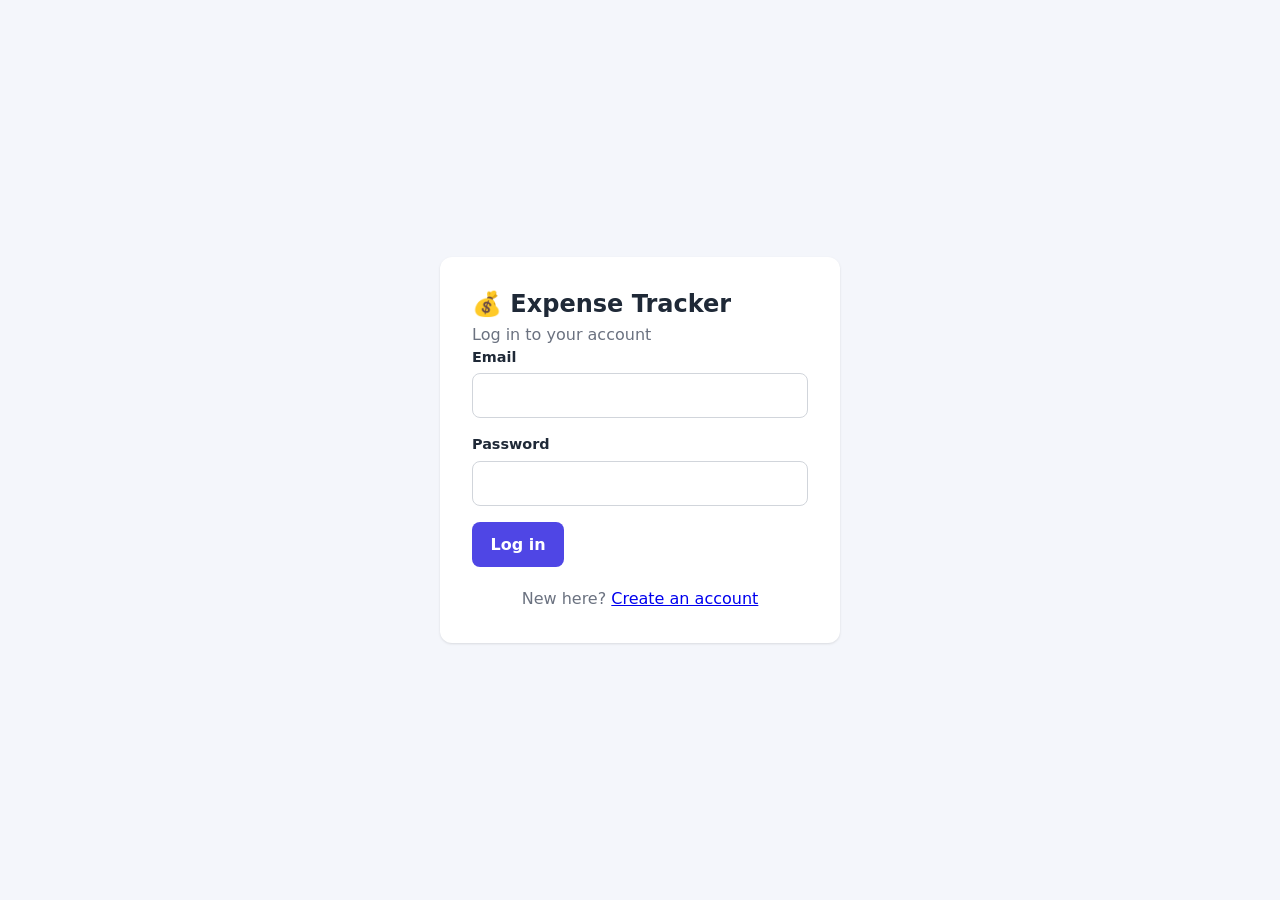
<file: frontend/login.html>
<!DOCTYPE html>
<html lang="en">
<head>
    <meta charset="UTF-8">
    <meta name="viewport" content="width=device-width, initial-scale=1.0">
    <title>Log in | Personal Expense Tracker</title>
    <link rel="stylesheet" href="css/styles.css">
</head>
<body class="auth-page">
<main class="auth-card">
    <h1>💰 Expense Tracker</h1>
    <p class="subtitle">Log in to your account</p>

    <div id="page-message" class="alert hidden" role="alert"></div>

    <form id="login-form">
        <div class="field">
            <label for="email">Email</label>
            <input id="email" name="email" type="email" autocomplete="email" required>
        </div>
        <div class="field">
            <label for="password">Password</label>
            <input id="password" name="password" type="password" autocomplete="current-password" required>
        </div>
        <button type="submit" class="btn btn-primary" id="login-button">Log in</button>
    </form>

    <p class="auth-switch">New here? <a href="register.html">Create an account</a></p>
</main>

<script src="js/api.js" defer></script>
<script src="js/auth.js" defer></script>
</body>
</html>
</file>
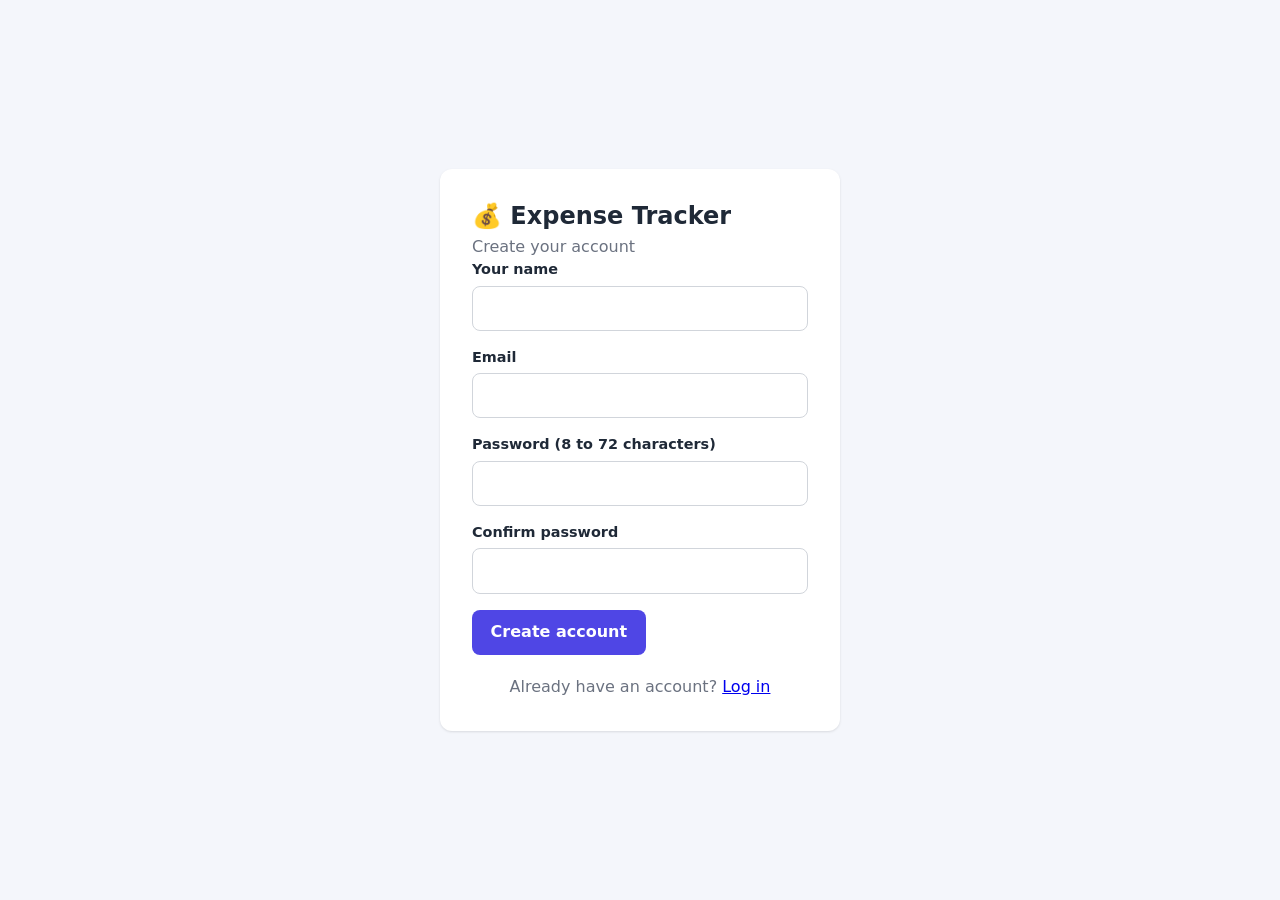
<file: frontend/register.html>
<!DOCTYPE html>
<html lang="en">
<head>
    <meta charset="UTF-8">
    <meta name="viewport" content="width=device-width, initial-scale=1.0">
    <title>Register | Personal Expense Tracker</title>
    <link rel="stylesheet" href="css/styles.css">
</head>
<body class="auth-page">
<main class="auth-card">
    <h1>💰 Expense Tracker</h1>
    <p class="subtitle">Create your account</p>

    <div id="page-message" class="alert hidden" role="alert"></div>

    <form id="register-form">
        <div class="field">
            <label for="name">Your name</label>
            <input id="name" name="name" type="text" autocomplete="name" maxlength="100" required>
        </div>
        <div class="field">
            <label for="email">Email</label>
            <input id="email" name="email" type="email" autocomplete="email" maxlength="255" required>
        </div>
        <div class="field">
            <label for="password">Password (8 to 72 characters)</label>
            <input id="password" name="password" type="password" autocomplete="new-password"
                   minlength="8" maxlength="72" required>
        </div>
        <div class="field">
            <label for="confirm-password">Confirm password</label>
            <input id="confirm-password" name="confirm-password" type="password"
                   autocomplete="new-password" minlength="8" maxlength="72" required>
        </div>
        <button type="submit" class="btn btn-primary" id="register-button">Create account</button>
    </form>

    <p class="auth-switch">Already have an account? <a href="login.html">Log in</a></p>
</main>

<script src="js/api.js" defer></script>
<script src="js/auth.js" defer></script>
</body>
</html>
</file>
<file: frontend/css/styles.css>
/* ===== Design tokens ===== */
:root {
    --color-bg: #f4f6fb;
    --color-surface: #ffffff;
    --color-text: #1f2937;
    --color-muted: #6b7280;
    --color-border: #e5e7eb;
    --color-primary: #4f46e5;
    --color-primary-dark: #4338ca;
    --color-income: #15803d;
    --color-income-bg: #dcfce7;
    --color-expense: #b91c1c;
    --color-expense-bg: #fee2e2;
    --radius: 12px;
    --shadow: 0 1px 3px rgba(0, 0, 0, 0.08), 0 1px 2px rgba(0, 0, 0, 0.04);
    --sidebar-width: 240px;
}

/* ===== Base ===== */
*, *::before, *::after { box-sizing: border-box; }

body {
    margin: 0;
    font-family: system-ui, -apple-system, "Segoe UI", Roboto, sans-serif;
    background: var(--color-bg);
    color: var(--color-text);
    line-height: 1.5;
}

h1, h2, h3 { line-height: 1.25; }

:focus-visible {
    outline: 3px solid #f59e0b;
    outline-offset: 2px;
}

.hidden { display: none !important; }

.sr-only {
    position: absolute;
    width: 1px;
    height: 1px;
    padding: 0;
    margin: -1px;
    overflow: hidden;
    clip: rect(0, 0, 0, 0);
    white-space: nowrap;
    border: 0;
}

.skip-link {
    position: absolute;
    left: -999px;
    top: 0;
    background: var(--color-primary);
    color: #fff;
    padding: 0.5rem 1rem;
    z-index: 100;
}
.skip-link:focus { left: 0; }

/* ===== Layout ===== */
.app {
    display: grid;
    grid-template-columns: var(--sidebar-width) minmax(0, 1fr);
    min-height: 100vh;
}

.sidebar {
    background: #111827;
    color: #e5e7eb;
    padding: 1.5rem 1rem;
    position: sticky;
    top: 0;
    height: 100vh;
}

.brand {
    font-size: 1.25rem;
    font-weight: 700;
    color: #fff;
    margin-bottom: 2rem;
    padding: 0 0.75rem;
}

.nav {
    display: flex;
    flex-direction: column;
    gap: 0.25rem;
}

.nav-link {
    display: block;
    padding: 0.7rem 0.75rem;
    border-radius: 8px;
    color: #d1d5db;
    text-decoration: none;
    font-weight: 500;
    transition: background 0.15s;
}
.nav-link:hover { background: #1f2937; color: #fff; }
.nav-link[aria-current="page"] { background: var(--color-primary); color: #fff; }

.content {
    padding: 2rem;
    max-width: 1200px;
    width: 100%;
}

.page-header {
    display: flex;
    justify-content: space-between;
    align-items: center;
    gap: 1rem;
    flex-wrap: wrap;
    margin-bottom: 1.5rem;
}
.page-header h1 { margin: 0; font-size: 1.6rem; }
.subtitle { margin: 0.25rem 0 0; color: var(--color-muted); }

.section-title {
    font-size: 1rem;
    color: var(--color-muted);
    text-transform: uppercase;
    letter-spacing: 0.05em;
    margin: 1.5rem 0 0.75rem;
}

/* ===== Cards and panels ===== */
.cards {
    display: grid;
    grid-template-columns: repeat(auto-fit, minmax(min(100%, 210px), 1fr));
    gap: 1rem;
}

.stat-card {
    background: var(--color-surface);
    border-radius: var(--radius);
    padding: 1.25rem;
    box-shadow: var(--shadow);
    border-left: 4px solid var(--color-primary);
}
.stat-card.income { border-left-color: var(--color-income); }
.stat-card.expense { border-left-color: var(--color-expense); }

.stat-label { margin: 0; color: var(--color-muted); font-size: 0.875rem; }
.stat-value { margin: 0.25rem 0 0; font-size: 1.6rem; font-weight: 700; }
.stat-value.income { color: var(--color-income); }
.stat-value.expense { color: var(--color-expense); }

.panel {
    background: var(--color-surface);
    border-radius: var(--radius);
    box-shadow: var(--shadow);
    padding: 1.25rem;
    margin-bottom: 1.5rem;
}
.panel h2 { margin: 0 0 1rem; font-size: 1.1rem; }
.panel-header {
    display: flex;
    justify-content: space-between;
    align-items: center;
    gap: 1rem;
    margin-bottom: 1rem;
}
.panel-header h2 { margin: 0; }

.grid-2 {
    display: grid;
    grid-template-columns: repeat(auto-fit, minmax(min(100%, 320px), 1fr));
    gap: 1.5rem;
    margin-top: 1.5rem;
}
.grid-2 .panel { margin-bottom: 0; }

.chart-box { position: relative; height: 300px; }

/* ===== Buttons ===== */
.btn {
    display: inline-block;
    padding: 0.6rem 1.1rem;
    border: 1px solid transparent;
    border-radius: 8px;
    font: inherit;
    font-weight: 600;
    cursor: pointer;
    text-decoration: none;
    transition: background 0.15s;
}
.btn-primary { background: var(--color-primary); color: #fff; }
.btn-primary:hover { background: var(--color-primary-dark); }
.btn-secondary { background: #fff; color: var(--color-text); border-color: #d1d5db; }
.btn-secondary:hover { background: #f3f4f6; }
.btn-danger { background: var(--color-expense); color: #fff; }
.btn-danger:hover { background: #991b1b; }
.btn-small { padding: 0.3rem 0.65rem; font-size: 0.85rem; }

/* ===== Forms ===== */
.form-grid {
    display: grid;
    grid-template-columns: repeat(auto-fit, minmax(min(100%, 200px), 1fr));
    gap: 1rem;
}
.field { display: flex; flex-direction: column; gap: 0.3rem; }
.field-wide { grid-column: 1 / -1; }
.field label { font-weight: 600; font-size: 0.9rem; }

input, select {
    width: 100%;
    padding: 0.6rem 0.75rem;
    border: 1px solid #d1d5db;
    border-radius: 8px;
    font: inherit;
    background: #fff;
    color: var(--color-text);
}
input:focus, select:focus { border-color: var(--color-primary); }

.form-actions { display: flex; gap: 0.75rem; margin-top: 1rem; flex-wrap: wrap; }
.filters { display: grid; gap: 1rem; }

/* ===== Messages and empty states ===== */
.alert {
    padding: 0.75rem 1rem;
    border-radius: 8px;
    margin-bottom: 1rem;
    font-weight: 500;
}
.alert-success { background: var(--color-income-bg); color: #14532d; }
.alert-error { background: var(--color-expense-bg); color: #7f1d1d; }

.empty-state {
    text-align: center;
    color: var(--color-muted);
    padding: 2rem 1rem;
    border: 2px dashed var(--color-border);
    border-radius: var(--radius);
}
.empty-state strong { display: block; color: var(--color-text); margin-bottom: 0.25rem; }

/* ===== Tables ===== */
.table-wrap { overflow-x: auto; }
table { width: 100%; border-collapse: collapse; min-width: 560px; }
th {
    text-align: left;
    font-size: 0.78rem;
    text-transform: uppercase;
    letter-spacing: 0.04em;
    color: var(--color-muted);
    padding: 0.75rem;
    border-bottom: 2px solid var(--color-border);
}
td { padding: 0.75rem; border-bottom: 1px solid var(--color-border); }
tbody tr:hover { background: #f9fafb; }

.num { text-align: right; font-variant-numeric: tabular-nums; }
td.num { font-weight: 600; }
td.income { color: var(--color-income); }
td.expense { color: var(--color-expense); }
.row-actions { display: flex; gap: 0.4rem; }

.badge {
    display: inline-block;
    padding: 0.15rem 0.6rem;
    border-radius: 999px;
    font-size: 0.78rem;
    font-weight: 600;
}
.badge-income { background: var(--color-income-bg); color: var(--color-income); }
.badge-expense { background: var(--color-expense-bg); color: var(--color-expense); }
.badge-default { background: #e0e7ff; color: #3730a3; }

.pagination {
    display: flex;
    justify-content: center;
    align-items: center;
    gap: 1rem;
    margin-top: 1rem;
}

/* ===== Lists ===== */
.category-list { list-style: none; margin: 0; padding: 0; }
.category-list li {
    display: flex;
    justify-content: space-between;
    align-items: center;
    padding: 0.65rem 0;
    border-bottom: 1px solid var(--color-border);
}

/* ===== Delete dialog ===== */
dialog {
    border: none;
    border-radius: var(--radius);
    padding: 1.5rem;
    max-width: 420px;
    width: calc(100% - 2rem);
    box-shadow: 0 20px 40px rgba(0, 0, 0, 0.25);
}
dialog::backdrop { background: rgba(17, 24, 39, 0.55); }
dialog h2 { margin-top: 0; }
.dialog-actions { display: flex; justify-content: flex-end; gap: 0.75rem; margin-top: 1.5rem; }

/* ===== Mobile ===== */
@media (max-width: 768px) {
    .app { grid-template-columns: minmax(0, 1fr); }
    .sidebar {
        position: static;
        height: auto;
        padding: 0.75rem 1rem;
        display: flex;
        flex-wrap: wrap;
        align-items: center;
        gap: 0.75rem;
    }
    .brand { margin: 0; }
    .nav { flex-direction: row; flex-wrap: wrap; }
    .content { padding: 1rem; }
}

@media (prefers-reduced-motion: reduce) {
    * { transition: none !important; }
}

.btn:disabled {
    opacity: 0.5;
    cursor: not-allowed;
}

/* ===== Category bars ===== */
.category-list li { flex-wrap: wrap; }

.bar-track {
    flex-basis: 100%;
    height: 6px;
    margin-top: 0.4rem;
    background: var(--color-border);
    border-radius: 999px;
    overflow: hidden;
}

.bar-fill {
    height: 100%;
    background: var(--color-primary);
    border-radius: 999px;
}

/* ===== Sidebar user box ===== */
.sidebar { display: flex; flex-direction: column; }

.user-box {
    margin-top: auto;
    padding: 1rem 0.75rem 0;
    border-top: 1px solid #1f2937;
}
.user-name { margin: 0; font-weight: 600; color: #fff; }
.user-email { margin: 0 0 0.75rem; font-size: 0.8rem; color: #9ca3af; overflow-wrap: anywhere; }

/* ===== Login and register pages ===== */
.auth-page {
    display: flex;
    align-items: center;
    justify-content: center;
    min-height: 100vh;
    padding: 1rem;
}
.auth-card {
    width: 100%;
    max-width: 400px;
    background: var(--color-surface);
    border-radius: var(--radius);
    box-shadow: var(--shadow);
    padding: 2rem;
}
.auth-card h1 { margin: 0 0 0.25rem; font-size: 1.5rem; }
.auth-card .field { margin-bottom: 1rem; }
.auth-switch { text-align: center; margin: 1.25rem 0 0; color: var(--color-muted); }

@media (max-width: 768px) {
    .sidebar { flex-direction: row; }
    .user-box { margin: 0 0 0 auto; padding: 0; border-top: none; }
    .user-email { display: none; }
}
</file>
